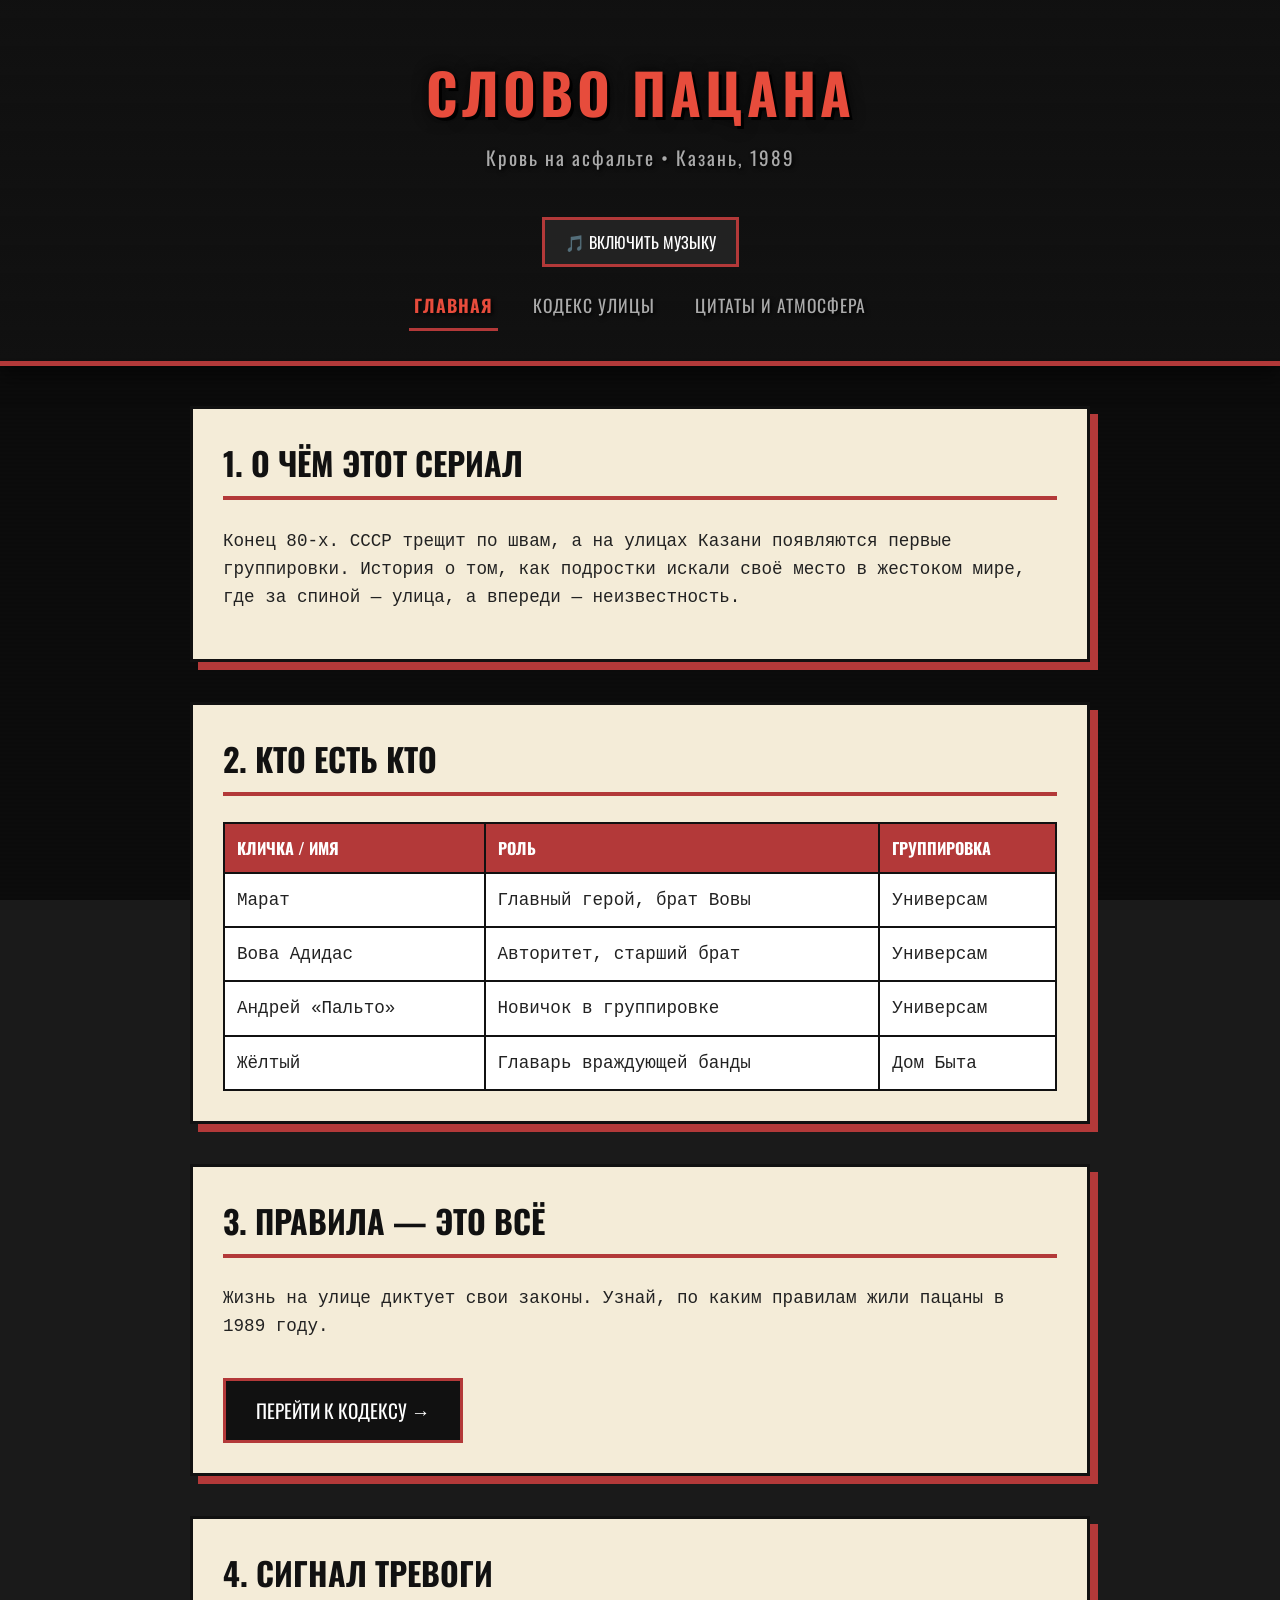
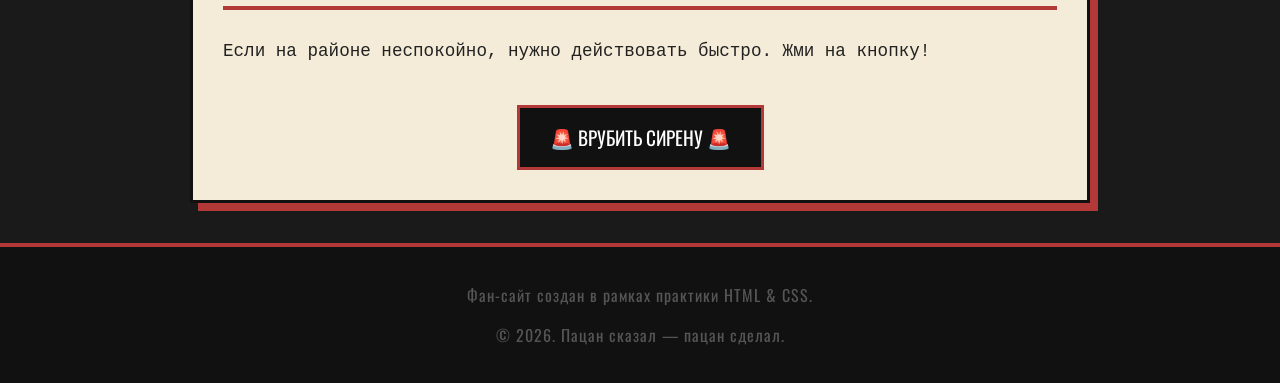
<file: index.html>
<!DOCTYPE html>
<html lang="ru">
<head>
    <meta charset="UTF-8">
    <meta name="viewport" content="width=device-width, initial-scale=1.0">
    <title>Слово Пацана | Главная</title>
    <link rel="stylesheet" href="style.css">
    <link href="https://fonts.googleapis.com/css2?family=Oswald:wght@400;700&display=swap" rel="stylesheet">
</head>
<body>

    <!-- Скрытые аудиофайлы -->
    <audio id="siren-sound" src="siren.m4a" preload="auto"></audio>

    <header>
        <h1>СЛОВО ПАЦАНА</h1>
        <p>Кровь на асфальте • Казань, 1989</p>
        
        <div style="margin-bottom: 15px;">
            <button id="music-toggle" class="action-btn" style="padding: 10px 20px; font-size: 1em; background-color: #222;">🎵 ВКЛЮЧИТЬ МУЗЫКУ</button>
            
            <div id="music-player-container" style="display: none; margin: 15px auto 0 auto; max-width: 300px;">
                <audio id="bg-music" src="Пыяла - АИГЕЛ.mp3" loop controls style="width: 100%;"></audio>
            </div>
        </div>

        <nav class="main-nav">
            <a href="index.html" class="active">Главная</a>
            <a href="rules.html">Кодекс улицы</a> 
            <a href="quotes.html">Цитаты и Атмосфера</a>
        </nav>
    </header>

    <main>

        <section class="content-block">
            <h2>1. О чём этот сериал</h2>
            <p>Конец 80-х. СССР трещит по швам, а на улицах Казани появляются первые группировки. История о том, как подростки искали своё место в жестоком мире, где за спиной — улица, а впереди — неизвестность.</p>
        </section>

        <section class="content-block">
            <h2>2. Кто есть кто</h2>
            <table>
                <tr>
                    <th>Кличка / Имя</th>
                    <th>Роль</th>
                    <th>Группировка</th>
                </tr>
                <tr>
                    <td>Марат</td>
                    <td>Главный герой, брат Вовы</td>
                    <td>Универсам</td>
                </tr>
                <tr>
                    <td>Вова Адидас</td>
                    <td>Авторитет, старший брат</td>
                    <td>Универсам</td>
                </tr>
                <tr>
                    <td>Андрей «Пальто»</td>
                    <td>Новичок в группировке</td>
                    <td>Универсам</td>
                </tr>
                <tr>
                    <td>Жёлтый</td>
                    <td>Главарь враждующей банды</td>
                    <td>Дом Быта</td>
                </tr>
            </table>
        </section>

        <section class="content-block">
            <h2>3. Правила — это всё</h2>
            <p>Жизнь на улице диктует свои законы. Узнай, по каким правилам жили пацаны в 1989 году.</p>
            <a href="rules.html" class="action-btn trigger-quiz">Перейти к кодексу →</a>
        </section>

        <section class="content-block">
            <h2>4. Сигнал тревоги</h2>
            <p>Если на районе неспокойно, нужно действовать быстро. Жми на кнопку!</p>
            <div style="text-align: center; margin-top: 20px;">
                <button id="sos-btn" class="action-btn">🚨 ВРУБИТЬ СИРЕНУ 🚨</button>
                <div id="sos-message" class="highlight" style="display: none; margin-top: 25px; border-left-color: #ff0000; background-color: #111; color: #ff3333;"></div>
            </div>
        </section>

    </main>

    <footer>
        <p>Фан-сайт создан в рамках практики HTML & CSS.</p>
        <p>&copy; 2026. Пацан сказал — пацан сделал.</p>
    </footer>

    <!-- МОДАЛЬНОЕ ОКНО С ТЕСТОМ -->
    <div id="quiz-modal" class="modal-overlay" style="display: none;">
        <div class="modal-content">
            <h2>ПРОВЕРКА НА СВОЕГО</h2>
            <p>Прежде чем пройти дальше, докажи, что ты с района.</p>
            
            <p style="font-weight: bold; font-size: 1.1em; margin-top: 20px;">Что значит «отвечать за базар»?</p>
            
            <button class="action-btn quiz-btn" data-correct="false" style="display: block; width: 100%; margin: 10px 0; font-size: 1em;">А) Громко кричать на рынке</button>
            <button class="action-btn quiz-btn" data-correct="true" style="display: block; width: 100%; margin: 10px 0; font-size: 1em;">Б) Держать данное слово</button>
            <button class="action-btn quiz-btn" data-correct="false" style="display: block; width: 100%; margin: 10px 0; font-size: 1em;">В) Торговать на базаре</button>
            
            <div id="modal-quiz-message" style="text-align: center; margin-top: 15px; font-weight: bold;"></div>
            
            <button id="close-modal" style="background: none; border: none; color: #b33939; cursor: pointer; margin-top: 15px; text-decoration: underline; font-family: 'Oswald', sans-serif;">Отмена</button>
        </div>
    </div>

    <script>
        document.addEventListener('DOMContentLoaded', () => {
            // --- ЗВУК КЛИКА (ДОБАВЛЕН) ---
            const clickSound = new Audio('audio.m4a');
            clickSound.volume = 1.0;

            function playClick() {
                clickSound.currentTime = 0; 
                clickSound.play().catch(e => console.log("Звук клика заблокирован:", e));
            }

            // --- 1. МУЗЫКА ---
            const musicBtn = document.getElementById('music-toggle');
            const bgMusic = document.getElementById('bg-music');
            const playerContainer = document.getElementById('music-player-container');
            
            const wasPlaying = localStorage.getItem('musicPlaying') === 'true';
            const savedTime = parseFloat(localStorage.getItem('musicTime')) || 0;

            if (bgMusic) {
                bgMusic.currentTime = savedTime;
                if (wasPlaying) {
                    playerContainer.style.display = "block";
                    bgMusic.play().then(() => {
                        musicBtn.textContent = "⏹ ВЫКЛЮЧИТЬ МУЗЫКУ";
                        musicBtn.style.backgroundColor = "#b33939";
                    }).catch(e => console.log("Автовоспроизведение заблокировано."));
                }
                bgMusic.addEventListener('timeupdate', () => {
                    localStorage.setItem('musicTime', bgMusic.currentTime);
                });
            }

            if (musicBtn && bgMusic) {
                musicBtn.addEventListener('click', () => {
                    playClick(); // Звук клика

                    if (!bgMusic.paused) {
                        bgMusic.pause();
                        musicBtn.textContent = "🎵 ВКЛЮЧИТЬ МУЗЫКУ";
                        musicBtn.style.backgroundColor = "#222";
                        localStorage.setItem('musicPlaying', 'false');
                    } else {
                        bgMusic.volume = 0.3;
                        bgMusic.play();
                        musicBtn.textContent = "⏹ ВЫКЛЮЧИТЬ МУЗЫКУ";
                        musicBtn.style.backgroundColor = "#b33939";
                        localStorage.setItem('musicPlaying', 'true');
                        playerContainer.style.display = "block";
                    }
                });
            }

            // --- 2. СИРЕНА ---
            const sosBtn = document.getElementById('sos-btn');
            const sosMessage = document.getElementById('sos-message');
            const sirenSound = document.getElementById('siren-sound');
            const sosMessages = [
                "Атас! Чужие на районе! Держим ухо востро.",
                "Внимание! Западло на подходе. Не подставляйся.",
                "Код красный! У кого-то базар не по понятиям.",
                "Шухер! Готовься стоять за своих.",
                "Тревога! Улица не спит, и мы тоже."
            ];

            if (sosBtn && sirenSound) {
                sosBtn.addEventListener('click', () => {
                    playClick(); // Звук клика

                    const randomMsg = sosMessages[Math.floor(Math.random() * sosMessages.length)];
                    sosMessage.style.display = "block";
                    sosMessage.textContent = randomMsg;
                    sirenSound.currentTime = 0; 
                    sirenSound.play().catch(e => console.log("Ошибка звука сирены:", e));
                    document.body.classList.add("siren-flash");
                    setTimeout(() => {
                        document.body.classList.remove("siren-flash");
                    }, 2500); 
                });
            }

            // --- 3. ЗВУК КЛИКА ПО МЕНЮ ---
            document.querySelectorAll('.main-nav a, .action-btn').forEach(link => {
                link.addEventListener('click', () => {
                    playClick(); // Звук клика
                });
            });

            // --- 4. ТЕСТ В МОДАЛЬНОМ ОКНЕ ---
            const modal = document.getElementById('quiz-modal');
            const closeModalBtn = document.getElementById('close-modal');
            const modalQuizBtns = document.querySelectorAll('#quiz-modal .quiz-btn');
            const modalQuizMessage = document.getElementById('modal-quiz-message');
            const triggerBtns = document.querySelectorAll('.trigger-quiz');

            if (modal) {
                modal.style.display = "none";
            }

            triggerBtns.forEach(btn => {
                btn.addEventListener('click', (e) => {
                    e.preventDefault(); 
                    playClick(); // Звук клика
                    if (modal) modal.style.display = "flex"; 
                });
            });

            if (closeModalBtn) {
                closeModalBtn.addEventListener('click', () => {
                    playClick(); // Звук клика
                    if (modal) modal.style.display = "none";
                    if (modalQuizMessage) modalQuizMessage.textContent = ""; 
                });
            }

            if (modal) {
                modal.addEventListener('click', (e) => {
                    if (e.target === modal) {
                        modal.style.display = "none";
                        if (modalQuizMessage) modalQuizMessage.textContent = "";
                    }
                });
            }

            modalQuizBtns.forEach(btn => {
                btn.addEventListener('click', () => {
                    playClick(); // Звук клика

                    const isCorrect = btn.getAttribute('data-correct') === 'true';

                    if (isCorrect) {
                        modalQuizMessage.textContent = "Верно! Проходи, свой...";
                        modalQuizMessage.style.color = "#00ffcc";
                        setTimeout(() => {
                            window.location.href = "rules.html";
                        }, 1500);
                    } else {
                        modalQuizMessage.textContent = "ОШИБКА! ДУМАЙ ГОЛОВОЙ, ПАЦАН!";
                        modalQuizMessage.style.color = "#ff0000";
                        document.body.classList.add('vhs-glitch');
                        setTimeout(() => {
                            document.body.classList.remove('vhs-glitch');
                        }, 2000); 
                    }
                });
            });
        });
    </script>
</body>
</html>
</file>
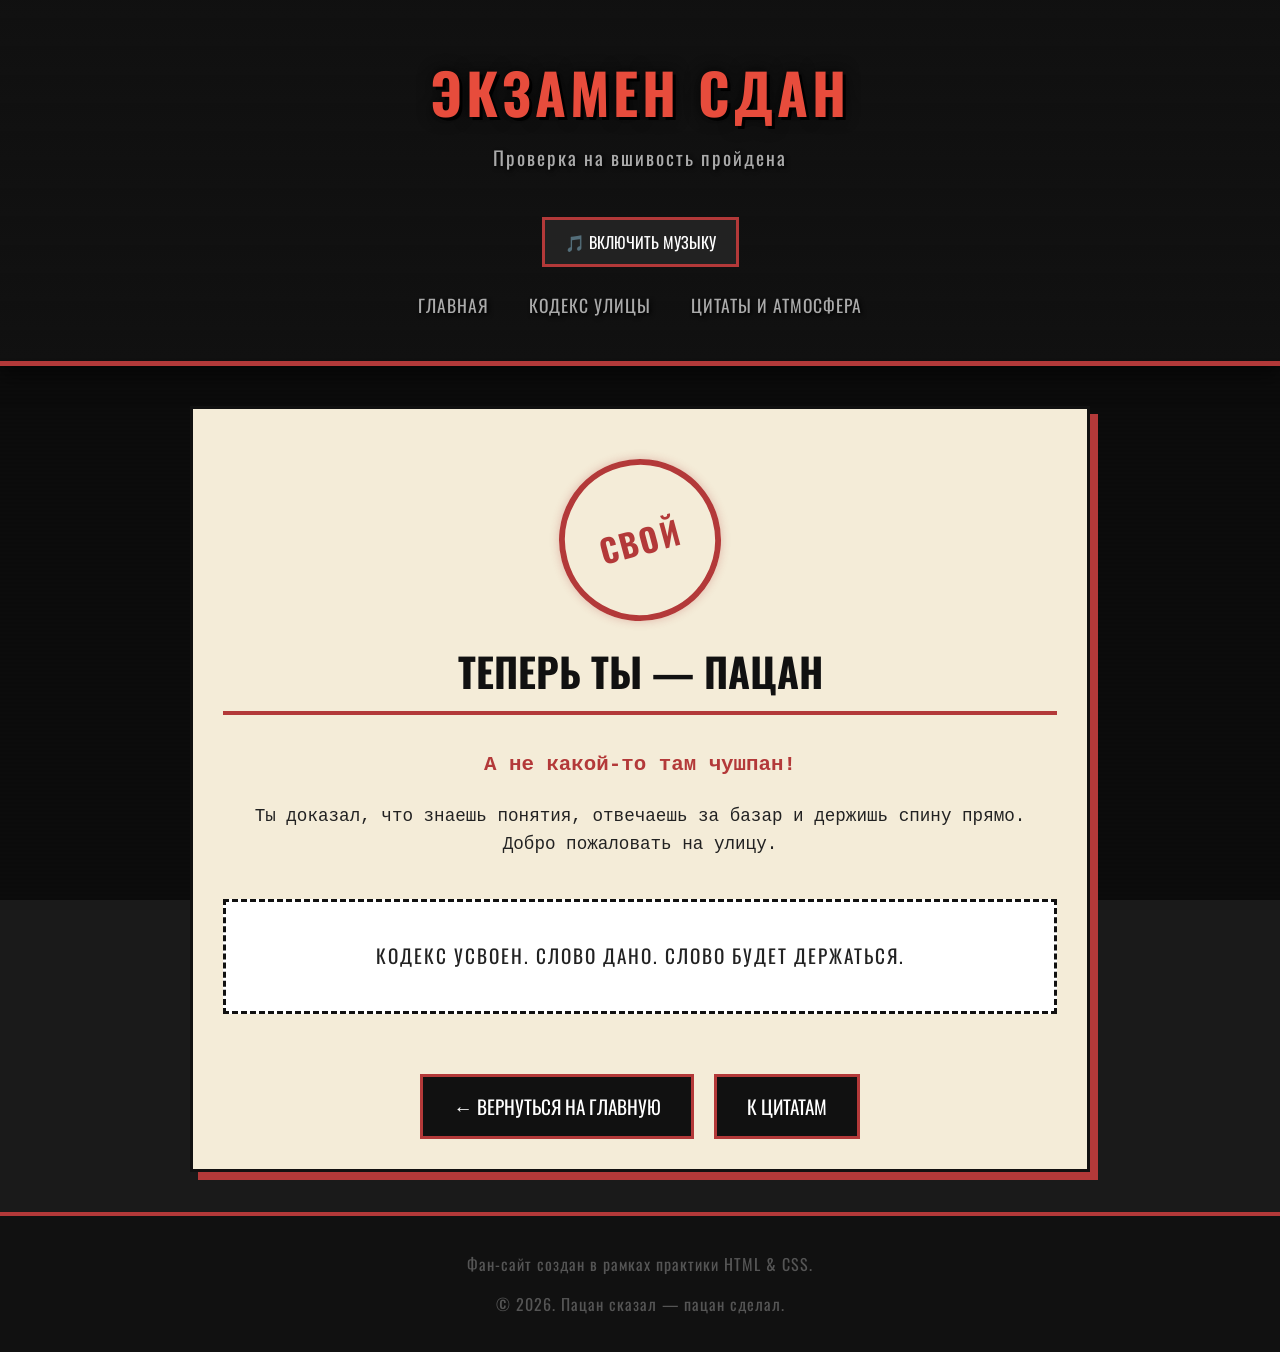
<file: final.html>
<!DOCTYPE html>
<html lang="ru">
<head>
    <meta charset="UTF-8">
    <meta name="viewport" content="width=device-width, initial-scale=1.0">
    <title>Слово Пацана | Экзамен сдан</title>
    <link rel="stylesheet" href="style.css">
    <link href="https://fonts.googleapis.com/css2?family=Oswald:wght@400;700&display=swap" rel="stylesheet">
</head>
<body>

    <audio id="siren-sound" src="siren.m4a" preload="auto"></audio>
    <audio id="welcome-sound" src="ulic4a-5.mp3" preload="auto"></audio>
    <audio id="click-sound" src="audio.m4a" preload="auto"></audio>

    <header>
        <h1>ЭКЗАМЕН СДАН</h1>
        <p>Проверка на вшивость пройдена</p>
        
        <div style="margin-bottom: 15px;">
            <button id="music-toggle" class="action-btn" style="padding: 10px 20px; font-size: 1em; background-color: #222;">🎵 ВКЛЮЧИТЬ МУЗЫКУ</button>
            
            <div id="music-player-container" style="display: none; margin: 15px auto 0 auto; max-width: 300px;">
                <audio id="bg-music" src="Пыяла - АИГЕЛ.mp3" loop controls style="width: 100%;"></audio>
            </div>
        </div>

        <nav class="main-nav">
            <a href="index.html">Главная</a>
            <a href="rules.html">Кодекс улицы</a>
            <a href="quotes.html">Цитаты и Атмосфера</a>
        </nav>
    </header>

    <main>
        <section class="content-block" style="text-align: center;">
            
            <div class="stamp">
                <span class="stamp-text">СВОЙ</span>
            </div>

            <h2 style="font-size: 2.5em; margin-top: 20px;">ТЕПЕРЬ ТЫ — ПАЦАН</h2>
            
            <p style="font-size: 1.3em; font-weight: bold; color: #b33939;">
                А не какой-то там чушпан!
            </p>
            
            <p>Ты доказал, что знаешь понятия, отвечаешь за базар и держишь спину прямо. Добро пожаловать на улицу.</p>

            <div style="margin: 40px 0; padding: 20px; border: 3px dashed #111; background-color: #fff;">
                <p style="font-family: 'Oswald', sans-serif; font-size: 1.2em; text-transform: uppercase; letter-spacing: 2px;">
                    Кодекс усвоен. Слово дано. Слово будет держаться.
                </p>
            </div>

            <div style="display: flex; justify-content: center; gap: 20px; flex-wrap: wrap;">
                <a href="index.html" class="action-btn">← Вернуться на главную</a>
                <a href="quotes.html" class="action-btn">К цитатам</a>
            </div>
        </section>
    </main>

    <footer>
        <p>Фан-сайт создан в рамках практики HTML & CSS.</p>
        <p>&copy; 2026. Пацан сказал — пацан сделал.</p>
    </footer>

    <script>
        // Ждем загрузки
        window.onload = function() {
            const clickSound = document.getElementById('click-sound');
            const bgMusic = document.getElementById('bg-music');
            const musicBtn = document.getElementById('music-toggle');
            const playerContainer = document.getElementById('music-player-container');
            const welcomeSound = document.getElementById('welcome-sound');

            // 1. Включаем звук клика на КАЖДЫЙ клик по сайту
            document.addEventListener('click', function() {
                if (clickSound) {
                    clickSound.currentTime = 0;
                    clickSound.volume = 1.0;
                    clickSound.play().catch(e => {});
                }
            });

            // 2. Звук триумфа
            if (welcomeSound) {
                setTimeout(() => {
                    welcomeSound.volume = 0.6;
                    welcomeSound.play().catch(e => {});
                }, 300);
            }

            // 3. Музыка
            const wasPlaying = localStorage.getItem('musicPlaying') === 'true';
            const savedTime = parseFloat(localStorage.getItem('musicTime')) || 0;

            if (bgMusic) {
                bgMusic.volume = 0.15; 
                bgMusic.currentTime = savedTime;

                if (wasPlaying) {
                    playerContainer.style.display = "block";
                    bgMusic.play().catch(e => {});
                    musicBtn.textContent = "⏹ ВЫКЛЮЧИТЬ МУЗЫКУ";
                    musicBtn.style.backgroundColor = "#b33939";
                }
                bgMusic.addEventListener('timeupdate', () => {
                    localStorage.setItem('musicTime', bgMusic.currentTime);
                });
            }

            if (musicBtn && bgMusic) {
                musicBtn.addEventListener('click', () => {
                    if (!bgMusic.paused) {
                        bgMusic.pause();
                        musicBtn.textContent = "🎵 ВКЛЮЧИТЬ МУЗЫКУ";
                        musicBtn.style.backgroundColor = "#222";
                        localStorage.setItem('musicPlaying', 'false');
                    } else {
                        bgMusic.volume = 0.15; 
                        bgMusic.play();
                        musicBtn.textContent = "⏹ ВЫКЛЮЧИТЬ МУЗЫКУ";
                        musicBtn.style.backgroundColor = "#b33939";
                        localStorage.setItem('musicPlaying', 'true');
                        playerContainer.style.display = "block";
                    }
                });
            }
        };
    </script>
</body>
</html>
</file>
<file: style.css>
/* --- БАЗОВЫЕ СТИЛИ --- */
body {
    font-family: 'Courier New', Courier, monospace; 
    color: #222;
    margin: 0;
    padding: 0;
    background-color: #1a1a1a;
    
    /* Фон: полосы VHS + картинка */
    background-image: 
        repeating-linear-gradient(
            0deg,
            rgba(0, 0, 0, 0.3) 0px,
            rgba(0, 0, 0, 0.3) 2px,
            transparent 2px,
            transparent 4px
        ),
        url('https://i.pinimg.com/736x/67/f5/8d/67f58deae8c4ce7397091c6779411deb.jpg');
    background-size: auto, cover;
    background-position: center, center;
    background-attachment: fixed, fixed;
}

/* Затемняющая пленка (Одна штука! Больше не дублируем) */
body::before {
    content: "";
    position: fixed;
    top: 0; left: 0; width: 100vw; height: 100vh;
    background: rgba(10, 10, 10, 0.85); /* Оптимальная прозрачность */
    z-index: -1;
    pointer-events: none;
}

/* --- ШАПКА --- */
header {
    background-image: url('https://i.pinimg.com/736x/d9/e1/c6/d9e1c63f46b44ce5fe4529c1df1f642a.jpg');
    background-size: cover;
    background-position: center 20%; 
    background-repeat: no-repeat;
    background-color: #111; 
    color: #f0f0f0;
    text-align: center;
    padding: 50px 20px 20px 20px; 
    border-bottom: 5px solid #b33939;
    position: relative;
    box-shadow: 0 10px 20px rgba(0,0,0,0.5); 
}

/* Градиент поверх картинки в шапке */
header::before {
    content: "";
    position: absolute;
    top: 0; left: 0; right: 0; bottom: 0;
    background: linear-gradient(to bottom, rgba(17, 17, 17, 0.2) 0%, rgba(17, 17, 17, 0.95) 100%);
    z-index: 1;
}

header h1, header p, header div, header nav {
    position: relative;
    z-index: 2;
}

header h1 {
    font-family: 'Oswald', sans-serif;
    font-size: 3.5em;
    margin: 0 0 10px 0;
    text-transform: uppercase;
    letter-spacing: 4px;
    color: #e74c3c;
    text-shadow: 3px 3px 0px #000, 0 0 15px rgba(0,0,0,0.9);
}

header p {
    font-family: 'Oswald', sans-serif;
    font-size: 1.2em;
    margin: 0 0 25px 0;
    color: #aaa;
    letter-spacing: 2px;
    text-shadow: 2px 2px 4px rgba(0, 0, 0, 1);
}

/* --- МЕНЮ В ШАПКЕ --- */
.main-nav {
    display: flex;
    justify-content: center;
    gap: 30px;
    flex-wrap: wrap; 
    margin-bottom: 10px;
}

.main-nav a {
    color: #aaa;
    text-decoration: none; 
    font-family: 'Oswald', sans-serif;
    text-transform: uppercase;
    font-size: 1.1em;
    letter-spacing: 1px;
    padding: 10px 5px;
    border-bottom: 3px solid transparent; 
    transition: all 0.3s ease;
    text-shadow: 2px 2px 4px rgba(0, 0, 0, 1);
}

.main-nav a:hover {
    color: #fff;
    border-bottom: 3px solid #b33939; 
}

.main-nav a.active {
    color: #e74c3c; 
    border-bottom: 3px solid #b33939; 
    font-weight: bold;
}

/* --- ОСНОВНОЙ КОНТЕНТ --- */
main {
    max-width: 900px;
    margin: 40px auto;
    padding: 0 20px;
}

.content-block {
    background-color: #f4ecd8; 
    padding: 30px;
    margin-bottom: 40px;
    border: 3px solid #111;
    box-shadow: 8px 8px 0px #b33939; 
    
    animation: slide-up 0.6s ease-out forwards;
    opacity: 0; 
}

.content-block:nth-child(2) { animation-delay: 0.2s; }
.content-block:nth-child(3) { animation-delay: 0.4s; }
.content-block:nth-child(4) { animation-delay: 0.6s; }

@keyframes slide-up {
    from { opacity: 0; transform: translateY(20px); }
    to { opacity: 1; transform: translateY(0); }
}

.content-block h2 {
    font-family: 'Oswald', sans-serif;
    color: #111;
    margin-top: 0;
    font-size: 2em;
    text-transform: uppercase;
    border-bottom: 4px solid #b33939;
    padding-bottom: 10px;
}

.content-block p, .content-block li, .content-block td {
    font-size: 1.1em;
    line-height: 1.6;
}

.highlight {
    background-color: #111;
    color: #f4ecd8;
    padding: 15px;
    border-left: 5px solid #b33939;
    font-style: italic;
    font-weight: bold;
    margin-top: 20px;
    text-align: center;
    font-size: 1.2em;
}

/* Таблица */
table {
    width: 100%;
    border-collapse: collapse;
    margin-top: 20px;
    background-color: #fff;
}

table, th, td { border: 2px solid #111; }
th, td { padding: 12px; text-align: left; }

th {
    background-color: #b33939;
    color: #fff;
    font-family: 'Oswald', sans-serif;
    text-transform: uppercase;
}

/* Списки */
ul { padding-left: 20px; list-style-type: square; }
li { margin-bottom: 15px; font-weight: bold; }

/* Кнопки */
.action-btn {
    display: inline-block;
    background-color: #111;
    color: #fff;
    text-decoration: none;
    padding: 15px 30px;
    font-family: 'Oswald', sans-serif;
    font-size: 1.2em;
    text-transform: uppercase;
    border: 3px solid #b33939;
    margin-top: 20px;
    transition: all 0.3s;
    cursor: pointer;
}

.action-btn:hover {
    background-color: #b33939;
    transform: translate(2px, 2px);
}

/* --- ПОДВАЛ --- */
footer {
    background-color: #111;
    color: #555;
    text-align: center;
    padding: 20px;
    border-top: 4px solid #b33939;
    font-family: 'Oswald', sans-serif;
    letter-spacing: 1px;
}

/* --- СТИЛИ ДЛЯ ГАЛЕРЕИ --- */
.gallery {
    display: grid;
    grid-template-columns: repeat(auto-fit, minmax(250px, 1fr));
    gap: 15px;
    margin-top: 20px;
}

.gallery img {
    width: 100%;
    height: 200px;
    object-fit: cover; 
    border: 4px solid #111;
    box-shadow: 4px 4px 0px #b33939;
    filter: grayscale(0.8) sepia(0.3); 
    transition: all 0.4s ease;
}

.gallery img:hover {
    filter: grayscale(0) sepia(0);
    transform: scale(1.05) rotate(1deg);
    box-shadow: 8px 8px 0px #e74c3c;
    z-index: 2;
}

/* --- ЭФФЕКТ СИРЕНЫ (КРАСНАЯ ВСПЫШКА) --- */
body.siren-flash::after {
    content: "";
    position: fixed;
    top: 0; left: 0; width: 100vw; height: 100vh;
    pointer-events: none;
    z-index: 9999;
    box-shadow: inset 0 0 150px 50px rgba(255, 0, 0, 0.7);
    animation: alarm-pulse 0.4s infinite alternate;
}

@keyframes alarm-pulse {
    0% { opacity: 0.2; }
    100% { opacity: 1; }
}
/* --- СТИЛИ ДЛЯ ПЛЕЕРА МУЗЫКИ --- */
#music-player-container {
    /* Убрали фон, рамки и тени, чтобы плеер висел просто так */
    background-color: transparent; 
    border: none;
    box-shadow: none;
    
    /* Оставили только отступы и центрирование */
    margin: 15px auto 0 auto;
    max-width: 350px;
}

#music-player-container audio {
    width: 100%;
    display: block;
    outline: none;
    border-radius: 30px; /* Оставляем скругление самого плеера, как в браузере */
}

#music-player-container audio {
    width: 100%;
    /* Инвертируем цвета, чтобы стандартный белый плеер стал черным */
    filter: invert(1) hue-rotate(180deg) sepia(0.5); 
    outline: none;
    border: none;
    display: block;
}

/* --- СКРЕМБЛЕР (ЭФФЕКТ VHS-ГЛЮКА БЕЗ ТРЯСКИ) --- */
body.vhs-glitch::after {
    content: "⚠ СИГНАЛ ПОТЕРЯН ⚠";
    
    /* Жестко фиксируем на весь экран (учитывая панели телефона) */
    position: fixed;
    top: 0;
    left: 0;
    right: 0;
    bottom: 0;
    
    /* 100% ширина и высота (с поддержкой динамических панелей) */
    width: 100vw;
    height: 100vh;
    height: 100dvh; 
    
    /* Фон из полос (помехи) */
    background: repeating-linear-gradient(
        0deg,
        rgba(0, 0, 0, 0.9),
        rgba(0, 0, 0, 0.9) 2px,
        rgba(255, 0, 0, 0.3) 2px,
        rgba(255, 0, 0, 0.3) 4px,
        rgba(0, 255, 204, 0.3) 4px,
        rgba(0, 255, 204, 0.3) 6px
    );
    
    color: #ff0000;
    /* Делаем шрифт адаптивным: 10% от высоты экрана (чтобы влезал на телефоне) */
    font-size: 10vh; 
    font-family: 'Oswald', sans-serif;
    
    /* Центрируем текст */
    display: flex;
    justify-content: center;
    align-items: center;
    text-align: center;
    
    /* Клики проходят сквозь (чтобы можно было нажать кнопки) */
    pointer-events: none; 
    z-index: 999999; 
    
    text-shadow: 3px 3px 0 #000;
    opacity: 0.9;
    animation: blink-glitch 0.5s infinite alternate;
}

@keyframes blink-glitch {
    0% { opacity: 0.7; }
    100% { opacity: 1; }
}
    );
    color: #ff0000;
    font-size: 10vh; 
    font-family: 'Oswald', sans-serif;
    display: flex;
    justify-content: center;
    align-items: center;
    text-align: center;
    pointer-events: none; 
    z-index: 999999; 
    text-shadow: 3px 3px 0 #000;
    opacity: 0.9;
    animation: blink-glitch 0.5s infinite alternate;
}

@keyframes blink-glitch {
    0% { opacity: 0.7; }
    100% { opacity: 1; }
}

/* --- МОДАЛЬНОЕ ОКНО (ТЕСТ) --- */
.modal-overlay {
    display: none; 
    position: fixed;
    top: 0; left: 0; right: 0; bottom: 0;
    width: 100vw; height: 100vh;
    background-color: rgba(0, 0, 0, 0.85); 
    z-index: 999999; 
    justify-content: center;
    align-items: center;
    backdrop-filter: blur(5px);
}

.modal-content {
    background-color: #f4ecd8; 
    padding: 40px;
    border: 4px solid #111;
    box-shadow: 10px 10px 0px #b33939;
    max-width: 500px;
    width: 90%;
    position: relative;
    text-align: center;
    animation: zoomIn 0.3s ease-out;
}

.modal-content h2 {
    font-family: 'Oswald', sans-serif;
    color: #e74c3c;
    margin-top: 0;
    border-bottom: 3px solid #111;
    padding-bottom: 10px;
    font-size: 1.8em;
}

.modal-content p {
    color: #111; 
    font-family: 'Courier New', monospace;
    font-size: 1.1em;
}

@keyframes zoomIn {
    from { transform: scale(0.8); opacity: 0; }
    to { transform: scale(1); opacity: 1; }
}

/* --- ПЕЧАТЬ "СВОЙ" НА ФИНАЛЬНОЙ СТРАНИЦЕ --- */
.stamp {
    display: inline-block;
    border: 6px solid #b33939;
    border-radius: 50%; 
    width: 150px;
    height: 150px;
    display: flex;
    justify-content: center;
    align-items: center;
    transform: rotate(-15deg); 
    margin: 20px auto;
    box-shadow: 0 0 10px rgba(179, 57, 57, 0.3);
    animation: stamp-pop 0.6s cubic-bezier(0.175, 0.885, 0.32, 1.275);
}

.stamp-text {
    font-family: 'Oswald', sans-serif;
    font-size: 2em;
    color: #b33939;
    font-weight: bold;
    letter-spacing: 2px;
    text-transform: uppercase;
}

@keyframes stamp-pop {
    0% { transform: scale(3) rotate(-15deg); opacity: 0; }
    100% { transform: scale(1) rotate(-15deg); opacity: 1; }
}
/* --- АДАПТАЦИЯ ТАБЛИЦЫ ДЛЯ ТЕЛЕФОНОВ --- */
@media (max-width: 600px) {
    /* Делаем шрифт в таблице чуть меньше, чтобы все влезло */
    table {
        font-size: 0.8em; 
        width: 100%;
    }
    
    /* Уменьшаем отступы внутри ячеек */
    th, td {
        padding: 6px;
    }
    
    /* Разрешаем тексту переноситься на новую строку в узких колонках */
    td, th {
        word-wrap: break-word;
        white-space: normal; 
    }
    
    /* Убираем лишние отступы у карточек, чтобы они занимали меньше места */
    .content-block {
        padding: 15px;
    }
}
/* --- ЭФФЕКТ СИРЕНЫ (КРАСНАЯ ВСПЫШКА) --- */
body.siren-flash::after {
    content: "";
    
    /* Жесткая привязка ко всем краям экрана */
    position: fixed;
    top: 0;
    left: 0;
    right: 0;
    bottom: 0;
    
    /* Гарантируем 100% ширину и высоту */
    width: 100vw;
    height: 100vh;
    height: 100dvh; /* Для новых браузеров (учитывает панели) */
    
    /* Само свечение */
    box-shadow: inset 0 0 150px 50px rgba(255, 0, 0, 0.8);
    
    /* Поверх всего */
    pointer-events: none;
    z-index: 999999; 
    
    /* Анимация */
    animation: alarm-pulse 0.4s infinite alternate;
}

@keyframes alarm-pulse {
    0% { opacity: 0.3; }
    100% { opacity: 1; }
}
</file>
